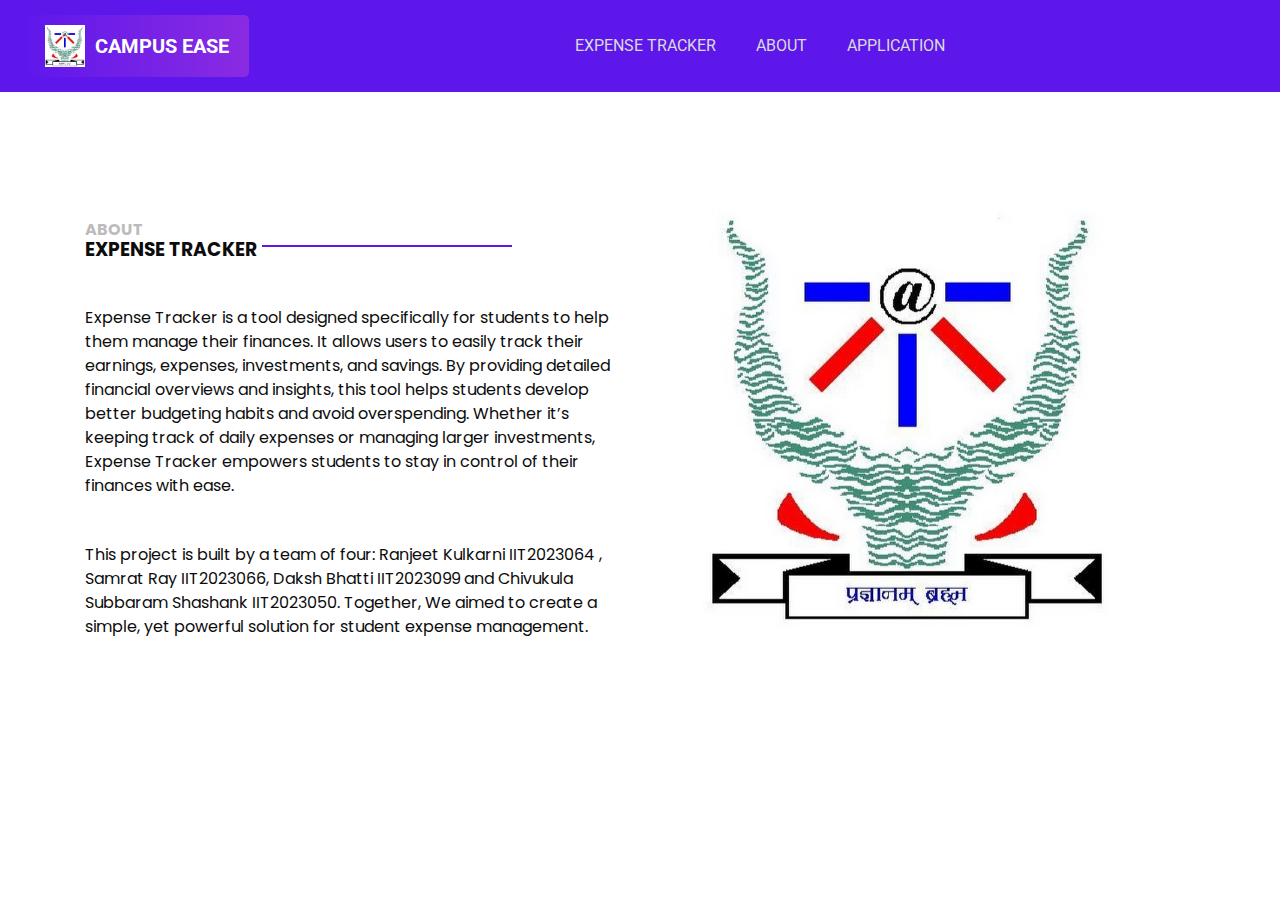
<file: templates/about.html>
<!DOCTYPE html>
<html>

<head>
  <meta charset="utf-8" />
  <meta http-equiv="X-UA-Compatible" content="IE=edge" />
  <meta name="viewport" content="width=device-width, initial-scale=1, shrink-to-fit=no" />
  <meta name="keywords" content="HTML CSS JS Dictionary" />
  <meta name="description" content="Simple English Dictionary using HTML CSS JS and Dictionary API." />
  <meta name="author" content="Ranjeet" />
  <title>Expense Tracker</title>
  <link rel="icon" type="image/x-icon" href="/static/images/logo.png">
  <link rel="stylesheet" type="text/css"
    href="https://cdnjs.cloudflare.com/ajax/libs/OwlCarousel2/2.1.3/assets/owl.carousel.min.css" />
  <link rel="stylesheet" type="text/css" href="/static/css/bootstrap.css" />
  <link href="https://fonts.googleapis.com/css?family=Poppins:400,700|Roboto:400,700&display=swap" rel="stylesheet">
  <link href="/static/css/style.css" rel="stylesheet" />
  <link href="/static/css/responsive.css" rel="stylesheet" />
</head>

<body>
  <div class="hero_area">
    <header class="header_section">
      <div class="container-fluid">
        <nav class="navbar navbar-expand-lg custom_nav-container ">
          <a class="navbar-brand" href="/">
            <img src="/static/images/iiita2.jpeg" alt="">
            <span>
              CAMPUS EASE
            </span>
          </a>
          <button class="navbar-toggler" type="button" data-toggle="collapse" data-target="#navbarSupportedContent"
            aria-controls="navbarSupportedContent" aria-expanded="false" aria-label="Toggle navigation">
            <span class="navbar-toggler-icon"></span>
          </button>
          <div class="collapse navbar-collapse" id="navbarSupportedContent">
            <div class="d-flex mx-auto flex-column flex-lg-row align-items-center">
              <ul class="navbar-nav">
                <li class="nav-item active">
                  <a class="nav-link" href="/tracker">Expense Tracker<span class="sr-only">(current)</span></a>
                </li>
                <li class="nav-item">
                  <a class="nav-link" href="/about">About </a>
                </li>
                <li class="nav-item">
                  <a class="nav-link" href="/Application">Application </a>
                </li>
              </ul>
            </div>
          </div>
        </nav>
      </div>
    </header>
  </div>

  <section class="about_section layout_padding">
    <div class="container">
      <div class="row">
        <div class="col-md-6">
          <div class="detail-box">
            <h6>
              About
            </h6>
            <div class="custom_heading-container">
              <h2>
                Expense Tracker
              </h2>
              <hr>
            </div>
            <p>
              Expense Tracker is a tool designed specifically for students to help them manage their finances. It allows
              users to easily track their earnings, expenses, investments, and savings. By providing detailed financial
              overviews and insights, this tool helps students develop better budgeting habits and avoid overspending.
              Whether it’s keeping track of daily expenses or managing larger investments, Expense Tracker empowers
              students to stay in control of their finances with ease.
            </p>
            <p>
              This project is built by a team of four:  Ranjeet Kulkarni IIT2023064 , Samrat Ray IIT2023066, Daksh Bhatti IIT2023099 and Chivukula Subbaram Shashank IIT2023050. Together,
              We aimed to create a simple, yet powerful solution for student expense management.
            </p>
          </div>
        </div>
        <div class="col-md-6">
          <div class="img-box">
            <img src="/static/images/iiita3.jpg" alt="">
          </div>
        </div>
      </div>
    </div>
  </section>

  <script type="text/javascript" src="/static/js/jquery-3.4.1.min.js"></script>
  <script type="text/javascript" src="/static/js/bootstrap.js"></script>
</body>

</html>
</file>
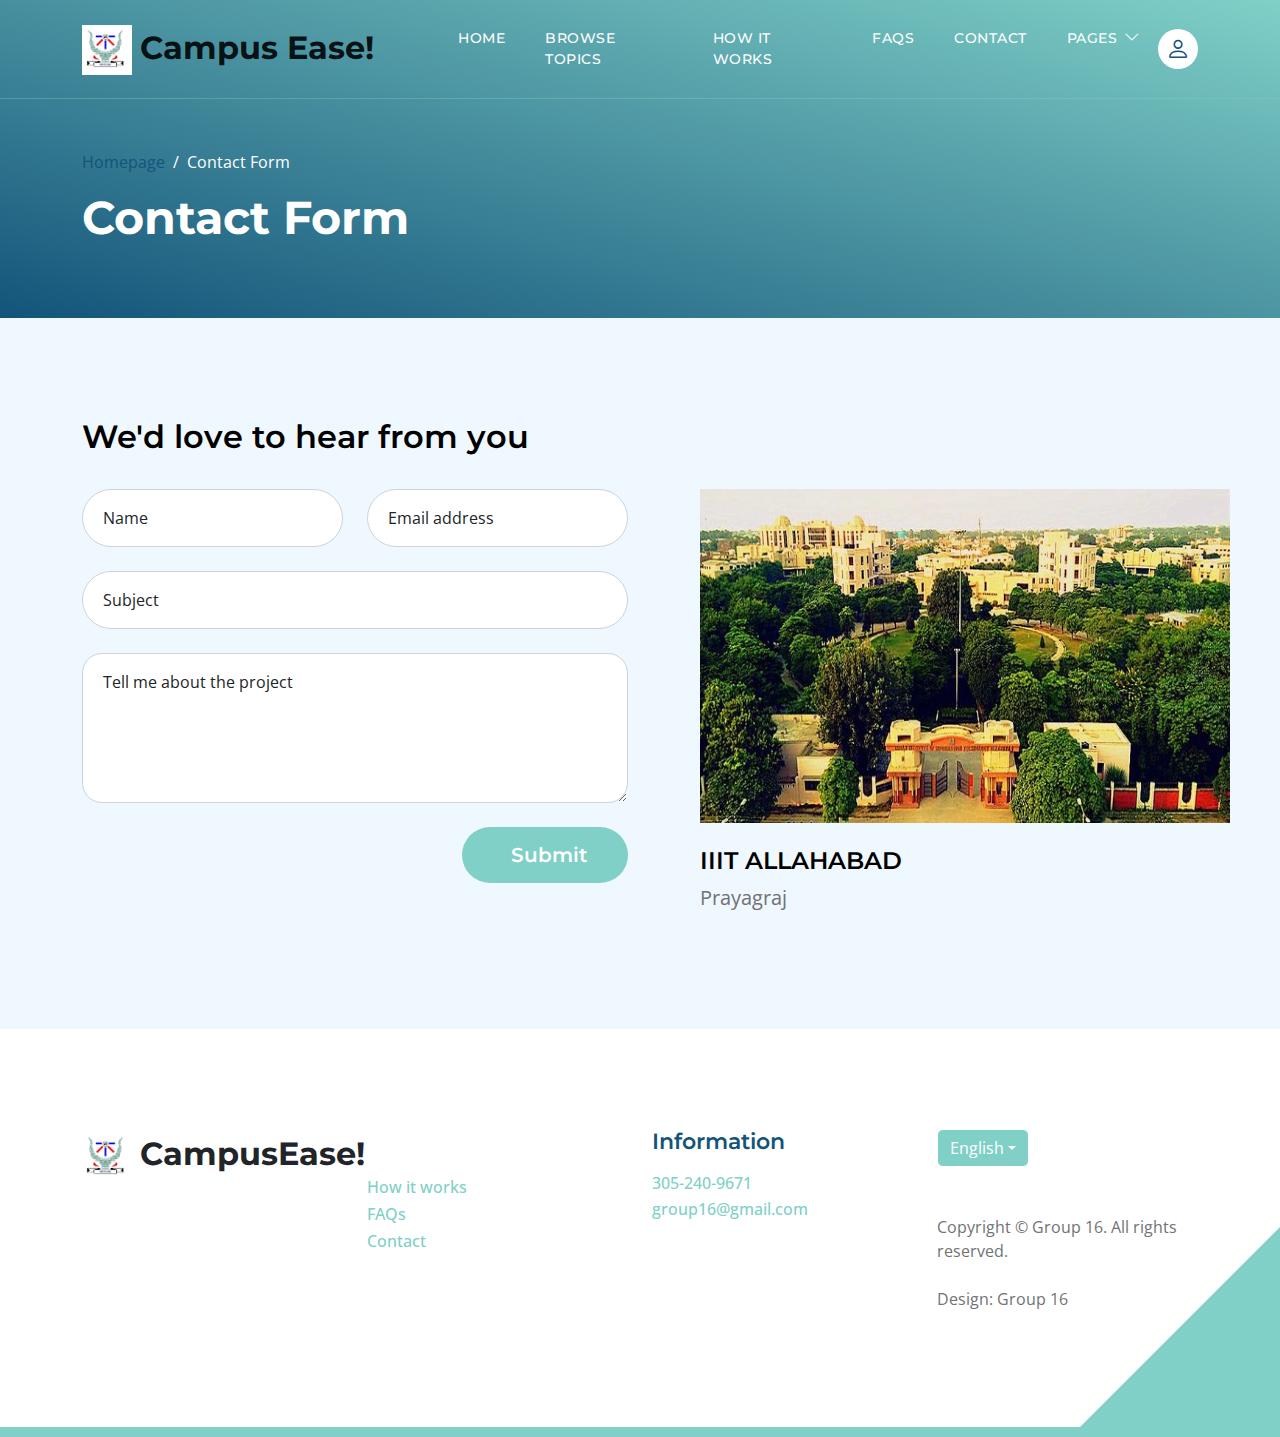
<file: templates/contact.html>
<!doctype html>
<html lang="en">
    <head>
        <meta charset="utf-8">
        <meta name="viewport" content="width=device-width, initial-scale=1">

        <meta name="description" content="">
        <meta name="author" content="">

        <title>Topic Listing Contact Page</title>

        <!-- CSS FILES -->        
        <link rel="preconnect" href="https://fonts.googleapis.com">
        
        <link rel="preconnect" href="https://fonts.gstatic.com" crossorigin>

        <link href="https://fonts.googleapis.com/css2?family=Montserrat:wght@500;600;700&family=Open+Sans&display=swap" rel="stylesheet">
                        
        <link href="../static/css/bootstrap.min.css" rel="stylesheet">

        <link href="../static/css/bootstrap-icons.css" rel="stylesheet">

        <link href="../static/css/templatemo-topic-listing.css" rel="stylesheet">
<!--

TemplateMo 590 topic listing

https://templatemo.com/tm-590-topic-listing

-->
    </head>
    
    <body class="topics-listing-page" id="top">

        <main>

            <nav class="navbar navbar-expand-lg">
                <div class="container">
                    <a class="navbar-brand" href="/">
                        <img src="../static/images/iiitlogo1.jpeg" alt="Description" style="width:50px;height:50px;">
                        <span>Campus Ease!</span>
                    </a>

                    <div class="d-lg-none ms-auto me-4">
                        <a href="#top" class="navbar-icon bi-person smoothscroll"></a>
                    </div>
    
                    <button class="navbar-toggler" type="button" data-bs-toggle="collapse" data-bs-target="#navbarNav" aria-controls="navbarNav" aria-expanded="false" aria-label="Toggle navigation">
                        <span class="navbar-toggler-icon"></span>
                    </button>
    
                    <div class="collapse navbar-collapse" id="navbarNav">
                        <ul class="navbar-nav ms-lg-5 me-lg-auto">
                            <li class="nav-item">
                                <a class="nav-link click-scroll" href="/#section_1">Home</a>
                            </li>

                            <li class="nav-item">
                                <a class="nav-link click-scroll" href="/#section_2">Browse Topics</a>
                            </li>
    
                            <li class="nav-item">
                                <a class="nav-link click-scroll" href="/#section_3">How it works</a>
                            </li>

                            <li class="nav-item">
                                <a class="nav-link click-scroll" href="/#section_4">FAQs</a>
                            </li>
    
                            <li class="nav-item">
                                <a class="nav-link click-scroll" href="/#section_5">Contact</a>
                            </li>

                            <li class="nav-item dropdown">
                                <a class="nav-link dropdown-toggle" href="#section_5" id="navbarLightDropdownMenuLink" role="button" data-bs-toggle="dropdown" aria-expanded="false">Pages</a>

                                <ul class="dropdown-menu dropdown-menu-light" aria-labelledby="navbarLightDropdownMenuLink">
                                    <li><a class="dropdown-item" href="/topics-listing">Topics Listing</a></li>

                                    <li><a class="dropdown-item active" href="/contact">Contact Form</a></li>
                                </ul>
                            </li>
                        </ul>

                        <div class="d-none d-lg-block">
                            <a href="#top" class="navbar-icon bi-person smoothscroll"></a>
                        </div>
                    </div>
                </div>
            </nav>


            <header class="site-header d-flex flex-column justify-content-center align-items-center">
                <div class="container">
                    <div class="row align-items-center">

                        <div class="col-lg-5 col-12">
                            <nav aria-label="breadcrumb">
                                <ol class="breadcrumb">
                                    <li class="breadcrumb-item"><a href="/">Homepage</a></li>

                                    <li class="breadcrumb-item active" aria-current="page">Contact Form</li>
                                </ol>
                            </nav>

                            <h2 class="text-white">Contact Form</h2>
                        </div>

                    </div>
                </div>
            </header>


            <section class="section-padding section-bg">
                <div class="container">
                    <div class="row">

                        <div class="col-lg-12 col-12">
                            <h3 class="mb-4 pb-2">We'd love to hear from you</h3>
                        </div>

                        <div class="col-lg-6 col-12">
                            <form action="#" method="post" class="custom-form contact-form" role="form">
                                <div class="row">
                                    <div class="col-lg-6 col-md-6 col-12">
                                        <div class="form-floating">
                                            <input type="text" name="name" id="name" class="form-control" placeholder="Name" required="">
                                            
                                            <label for="floatingInput">Name</label>
                                        </div>
                                    </div>

                                    <div class="col-lg-6 col-md-6 col-12"> 
                                        <div class="form-floating">
                                            <input type="email" name="email" id="email" pattern="[^ @]*@[^ @]*" class="form-control" placeholder="Email address" required="">
                                            
                                            <label for="floatingInput">Email address</label>
                                        </div>
                                    </div>

                                    <div class="col-lg-12 col-12">
                                        <div class="form-floating">
                                            <input type="text" name="subject" id="name" class="form-control" placeholder="Name" required="">
                                            
                                            <label for="floatingInput">Subject</label>
                                        </div>

                                        <div class="form-floating">
                                            <textarea class="form-control" id="message" name="message" placeholder="Tell me about the project"></textarea>
                                            
                                            <label for="floatingTextarea">Tell me about the project</label>
                                        </div>
                                    </div>

                                    <div class="col-lg-4 col-12 ms-auto">
                                        <button type="submit" class="form-control">Submit</button>
                                    </div>

                                </div>
                            </form>
                        </div>

                        <div class="col-lg-5 col-12 mx-auto mt-5 mt-lg-0">
                            
                            <img src="../static/images/project/iita1.jpg" alt="Description" style="width:530px;height:334px;">
                            <h5 class="mt-4 mb-2">IIIT ALLAHABAD</h5>

                            <p>Prayagraj</p>
                        </div>

                    </div>
                </div>
            </section>
        </main>

        <footer class="site-footer section-padding">
            <div class="container">
                <div class="row">

                    <div class="col-lg-3 col-12 mb-4 pb-2">
                        <a class="navbar-brand mb-2" href="/">
                            <img src="../static/images/iiitlogo1.jpeg" alt="Description" style="width:50px;height:50px;">
                            <span>CampusEase!</span>
                        </a>
                    </div>

                    <div class="col-lg-3 col-md-4 col-6">
                        <h6 class="site-footer-title mb-3"></h6>

                        <ul class="site-footer-links">
                            <li class="site-footer-link-item">
                                <a href="#" class="site-footer-link"></a>
                            </li>

                            <li class="site-footer-link-item">
                                <a href="#" class="site-footer-link">How it works</a>
                            </li>

                            <li class="site-footer-link-item">
                                <a href="#" class="site-footer-link">FAQs</a>
                            </li>

                            <li class="site-footer-link-item">
                                <a href="#" class="site-footer-link">Contact</a>
                            </li>
                        </ul>
                    </div>

                    <div class="col-lg-3 col-md-4 col-6 mb-4 mb-lg-0">
                        <h6 class="site-footer-title mb-3">Information</h6>

                        <p class="text-white d-flex mb-1">
                            <a href="tel: 305-240-9671" class="site-footer-link">
                                305-240-9671
                            </a>
                        </p>

                        <p class="text-white d-flex">
                            <a href="mailto:info@company.com" class="site-footer-link">
                                group16@gmail.com
                            </a>
                        </p>
                    </div>

                    <div class="col-lg-3 col-md-4 col-12 mt-4 mt-lg-0 ms-auto">
                        <div class="dropdown">
                            <button class="btn btn-secondary dropdown-toggle" type="button" data-bs-toggle="dropdown" aria-expanded="false">
                            English</button>

                            <ul class="dropdown-menu">
                                <li><button class="dropdown-item" type="button">Thai</button></li>

                                <li><button class="dropdown-item" type="button">Myanmar</button></li>

                                <li><button class="dropdown-item" type="button">Arabic</button></li>
                            </ul>
                        </div>

                        <p class="copyright-text mt-lg-5 mt-4">Copyright © Group 16. All rights reserved.
                        <br><br>Design: <a rel="nofollow" href="https://templatemo.com" target="_blank"></a>Group 16</p>
                        
                    </div>

                </div>
            </div>
        </footer>

        <!-- JAVASCRIPT FILES -->
        <script src="../static/js/jquery.min.js"></script>
        <script src="../static/js/bootstrap.bundle.min.js"></script>
        <script src="../static/js/jquery.sticky.js"></script>
        <script src="../static/js/custom.js"></script>

    </body>
</html>
</file>
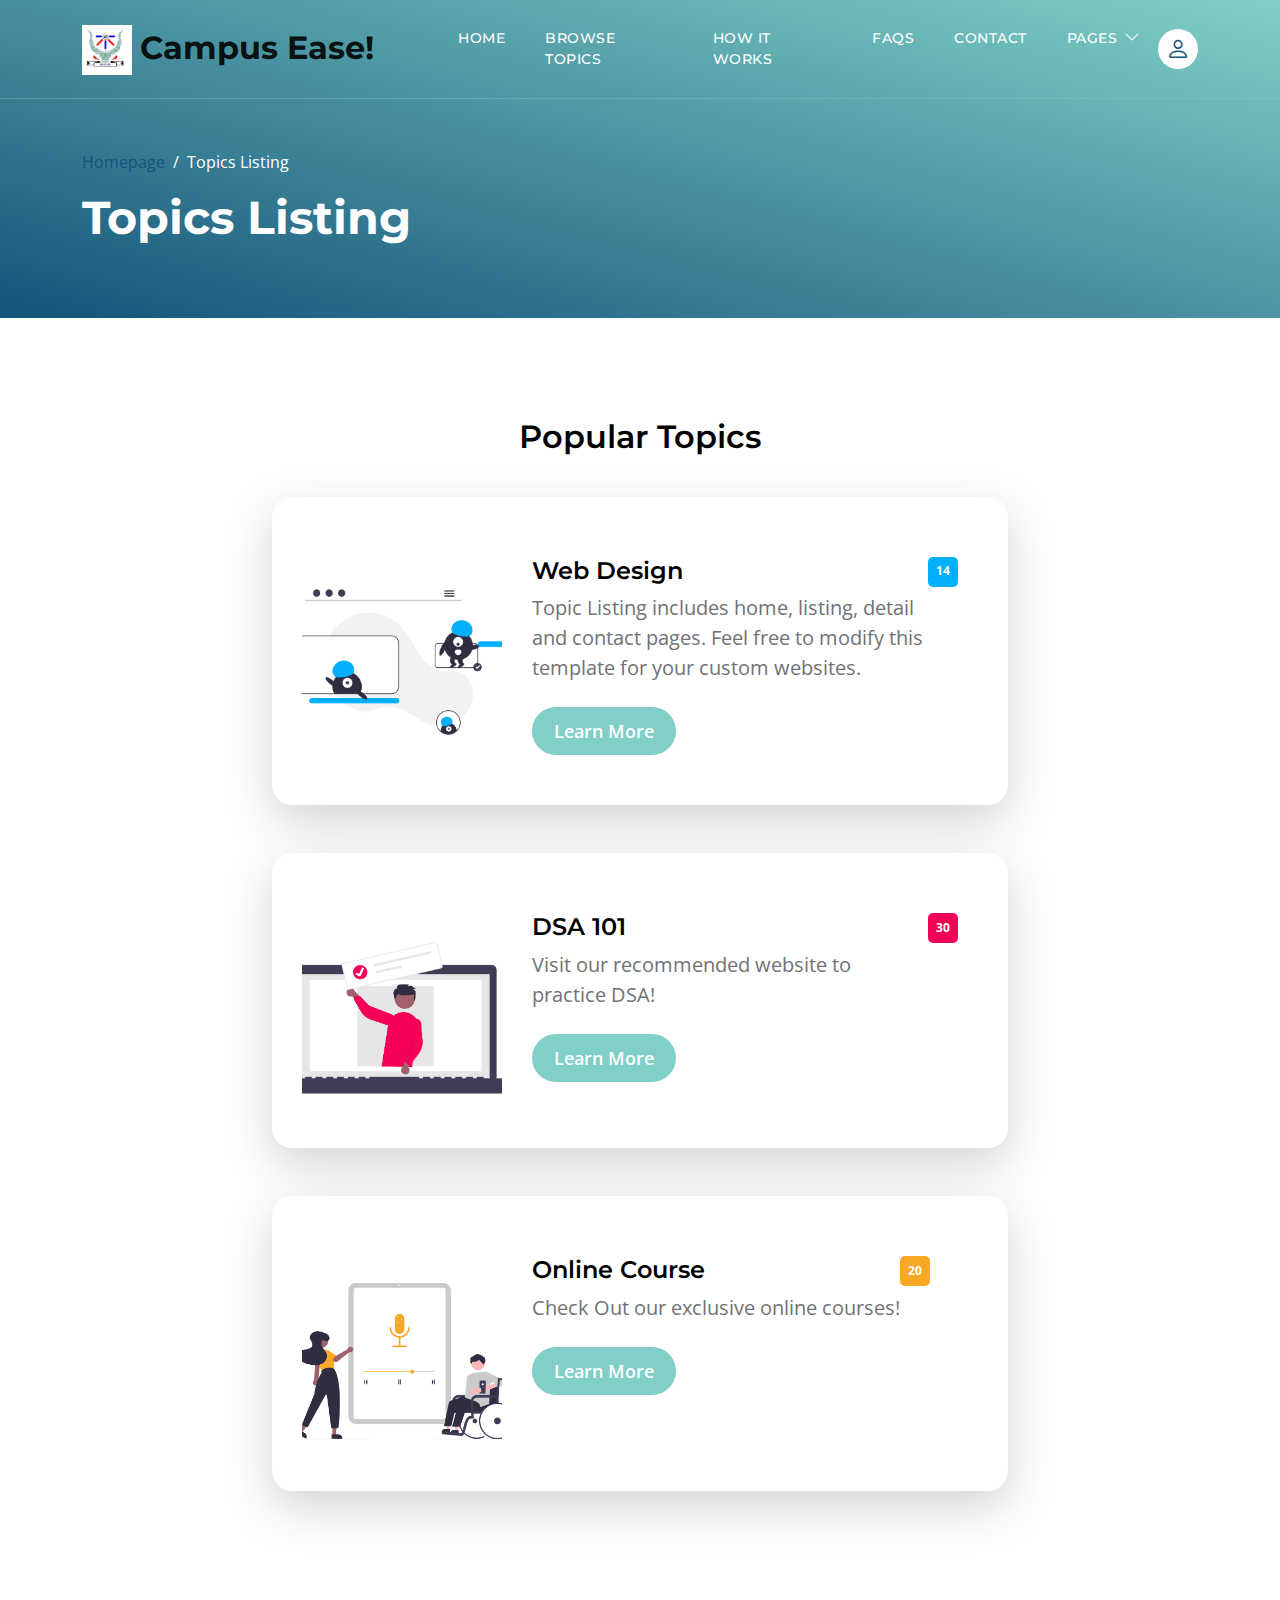
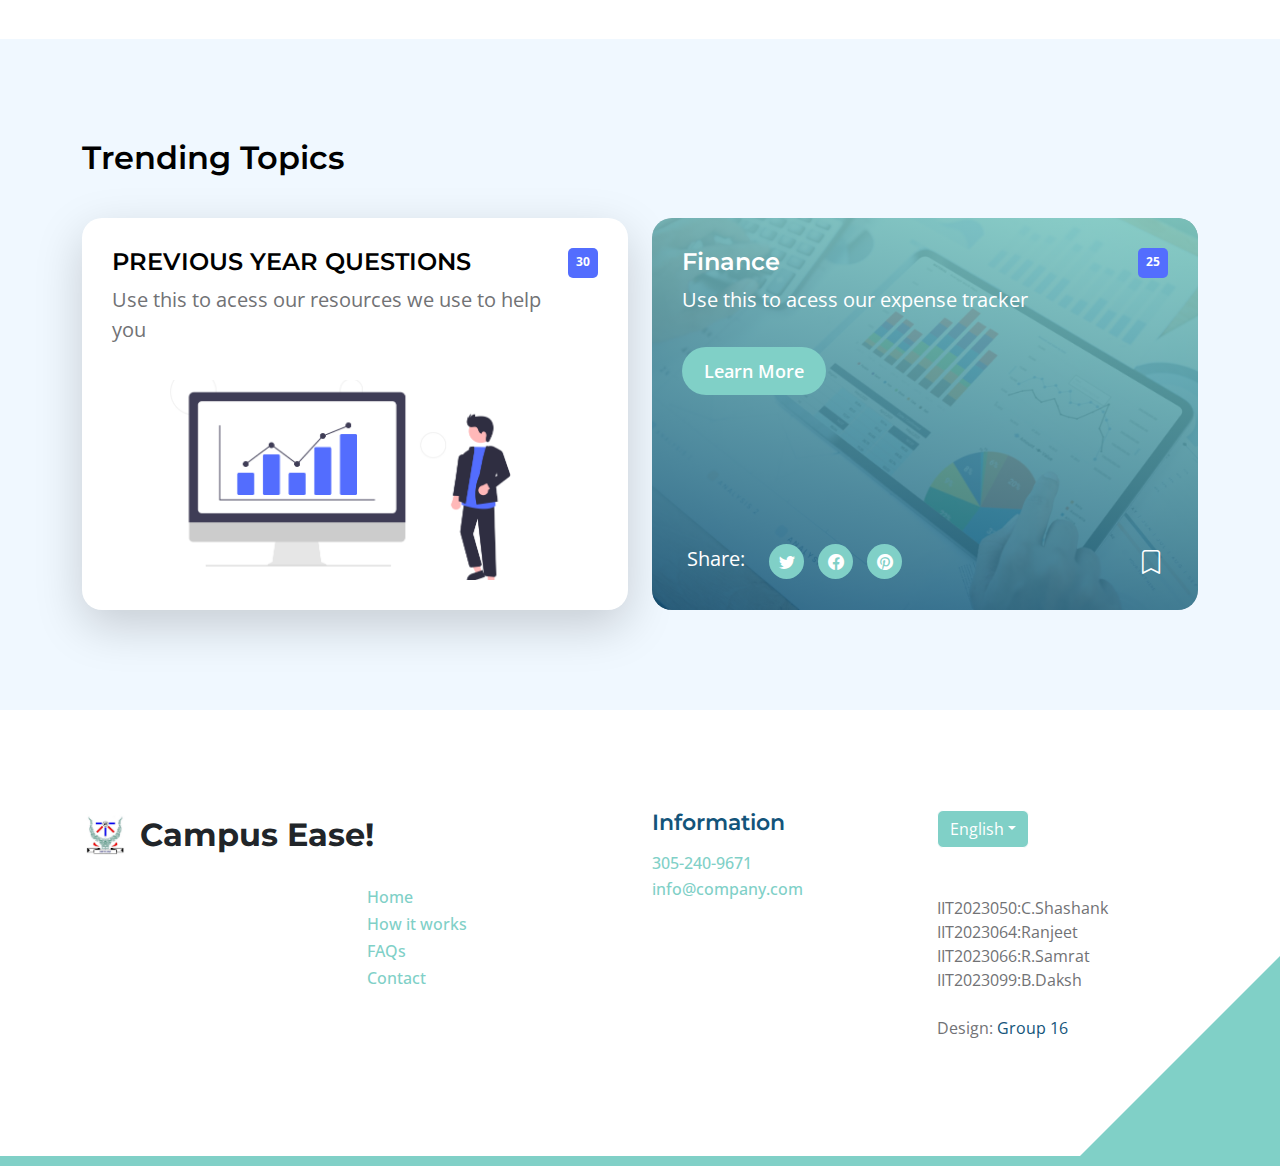
<file: templates/topics-listing.html>
<!doctype html>
<html lang="en">
    <head>
        <meta charset="utf-8">
        <meta name="viewport" content="width=device-width, initial-scale=1">

        <meta name="description" content="">
        <meta name="author" content="">

        <title>Topic Listing Page</title>

        <!-- CSS FILES -->        
        <link rel="preconnect" href="https://fonts.googleapis.com">
        
        <link rel="preconnect" href="https://fonts.gstatic.com" crossorigin>

        <link href="https://fonts.googleapis.com/css2?family=Montserrat:wght@500;600;700&family=Open+Sans&display=swap" rel="stylesheet">
                        
        <link href="/static/css/bootstrap.min.css" rel="stylesheet">

        <link href="/static/css/bootstrap-icons.css" rel="stylesheet">

        <link href="/static/css/templatemo-topic-listing.css" rel="stylesheet">
<!--

TemplateMo 590 topic listing

https://templatemo.com/tm-590-topic-listing

-->
    </head>
    
    <body class="topics-listing-page" id="top">

        <main>

            <nav class="navbar navbar-expand-lg">
                <div class="container">
                    <a class="navbar-brand" href="/">
                        <img src="../static/images/iiitlogo1.jpeg" alt="Description" style="width:50px;height:50px;">
                        <span>Campus Ease!</span>
                    </a>

                    <div class="d-lg-none ms-auto me-4">
                        <a href="#top" class="navbar-icon bi-person smoothscroll"></a>
                    </div>
    
                    <button class="navbar-toggler" type="button" data-bs-toggle="collapse" data-bs-target="#navbarNav" aria-controls="navbarNav" aria-expanded="false" aria-label="Toggle navigation">
                        <span class="navbar-toggler-icon"></span>
                    </button>
    
                    <div class="collapse navbar-collapse" id="navbarNav">
                        <ul class="navbar-nav ms-lg-5 me-lg-auto">
                            <li class="nav-item">
                                <a class="nav-link click-scroll" href="/#section_1">Home</a>
                            </li>

                            <li class="nav-item">
                                <a class="nav-link click-scroll" href="/#section_2">Browse Topics</a>
                            </li>
    
                            <li class="nav-item">
                                <a class="nav-link click-scroll" href="/#section_3">How it works</a>   
                                <!-- to do -->
                            </li>

                            <li class="nav-item">
                                <a class="nav-link click-scroll" href="/#section_4">FAQs</a>
                                <!-- to do -->
                            </li>
    
                            <li class="nav-item">
                                <a class="nav-link click-scroll" href="/contact">Contact</a>
                            </li>

                            <li class="nav-item dropdown">
                                <a class="nav-link dropdown-toggle" href="#section_5" id="navbarLightDropdownMenuLink" role="button" data-bs-toggle="dropdown" aria-expanded="false">Pages</a>

                                <ul class="dropdown-menu dropdown-menu-light" aria-labelledby="navbarLightDropdownMenuLink">
                                    <li><a class="dropdown-item active" href="/topic-listing">Topics Listing</a></li>

                                    <li><a class="dropdown-item" href="/contact">Contact Form</a></li>
                                </ul>
                            </li>
                        </ul>

                        <div class="d-none d-lg-block">
                            <a href="#top" class="navbar-icon bi-person smoothscroll"></a>
                        </div>
                    </div>
                </div>
            </nav>


            <header class="site-header d-flex flex-column justify-content-center align-items-center">
                <div class="container">
                    <div class="row align-items-center">

                        <div class="col-lg-5 col-12">
                            <nav aria-label="breadcrumb">
                                <ol class="breadcrumb">
                                    <li class="breadcrumb-item"><a href="/">Homepage</a></li>

                                    <li class="breadcrumb-item active" aria-current="page">Topics Listing</li>
                                </ol>
                            </nav>

                            <h2 class="text-white">Topics Listing</h2>
                        </div>

                    </div>
                </div>
            </header>


            <section class="section-padding">
                <div class="container">
                    <div class="row">

                        <div class="col-lg-12 col-12 text-center">
                            <h3 class="mb-4">Popular Topics</h3>
                        </div>

                        <div class="col-lg-8 col-12 mt-3 mx-auto">
                            <div class="custom-block custom-block-topics-listing bg-white shadow-lg mb-5">
                                <div class="d-flex">
                                    <img src="../static/images/topics/undraw_Remote_design_team_re_urdx.png" class="custom-block-image img-fluid" alt="">

                                    <div class="custom-block-topics-listing-info d-flex">
                                        <div>
                                            <h5 class="mb-2">Web Design</h5>

                                            <p class="mb-0">Topic Listing includes home, listing, detail and contact pages. Feel free to modify this template for your custom websites.</p>

                                            <a href="/topics-detail" class="btn custom-btn mt-3 mt-lg-4">Learn More</a>
                                        </div>

                                        <span class="badge bg-design rounded-pill ms-auto">14</span>
                                    </div>
                                </div>
                            </div>

                            <div class="custom-block custom-block-topics-listing bg-white shadow-lg mb-5">
                                <div class="d-flex">
                                    <img src="../static/images/topics/undraw_online_ad_re_ol62.png" class="custom-block-image img-fluid" alt="">

                                    <div class="custom-block-topics-listing-info d-flex">
                                        <div>
                                            <h5 class="mb-2">DSA 101</h5>
                                            <p class="mb-0">Visit our recommended website to practice DSA!</p>

                                            <a href="https://takeuforward.org/strivers-a2z-dsa-course/strivers-a2z-dsa-course-sheet-2" class="btn custom-btn mt-3 mt-lg-4">Learn More</a>
                                        </div>

                                        <span class="badge bg-advertising rounded-pill ms-auto">30</span>
                                    </div>
                                </div>
                            </div>

                            <div class="custom-block custom-block-topics-listing bg-white shadow-lg mb-5">
                                <div class="d-flex">
                                    <img src="../static/images/topics/undraw_Podcast_audience_re_4i5q.png" class="custom-block-image img-fluid" alt="">

                                    <div class="custom-block-topics-listing-info d-flex">
                                        <div>
                                            <h5 class="mb-2">Online Course</h5>

                                            <p class="mb-0">Check Out our exclusive online courses!</p>

                                            <a href="https://www.udemy.com/course/web-dev-master/?couponCode=ST20MT111124A" class="btn custom-btn mt-3 mt-lg-4">Learn More</a>
                                        </div>

                                        <span class="badge bg-music rounded-pill ms-auto">20</span>
                                    </div>
                                </div>
                            </div>
                        </div>

                        <div class="col-lg-12 col-12">
                            <nav aria-label="Page navigation example">
                                <!-- <ul class="pagination justify-content-center mb-0">
                                    <li class="page-item">
                                        <a class="page-link" href="#" aria-label="Previous">
                                            <span aria-hidden="true">Prev</span>
                                        </a>
                                    </li>

                                    <li class="page-item active" aria-current="page">
                                        <a class="page-link" href="#">1</a>
                                    </li>
                                    
                                    <li class="page-item">
                                        <a class="page-link" href="#">2</a>
                                    </li>
                                    
                                    <li class="page-item">
                                        <a class="page-link" href="#">3</a>
                                    </li>

                                    <li class="page-item">
                                        <a class="page-link" href="#">4</a>
                                    </li>

                                    <li class="page-item">
                                        <a class="page-link" href="#">5</a>
                                    </li>
                                    
                                    <li class="page-item">
                                        <a class="page-link" href="#" aria-label="Next">
                                            <span aria-hidden="true">Next</span>
                                        </a>
                                    </li>
                                </ul> -->
                            </nav>
                        </div>

                    </div>
                </div>
            </section>


            <section class="section-padding section-bg">
                <div class="container">
                    <div class="row">

                        <div class="col-lg-12 col-12">
                            <h3 class="mb-4">Trending Topics</h3>
                        </div>

                        <div class="col-lg-6 col-md-6 col-12 mt-3 mb-4 mb-lg-0">
                            <div class="custom-block bg-white shadow-lg">
                                <a href="https://courses.iiita.ac.in/">
                                    <div class="d-flex">
                                        <div>
                                            <h5 class="mb-2">PREVIOUS YEAR QUESTIONS</h5>

                                            <p class="mb-0">Use this to acess our resources we use to help you</p>
                                        </div>

                                        <span class="badge bg-finance rounded-pill ms-auto">30</span>
                                    </div>

                                    <img src="../static/images/topics/undraw_Finance_re_gnv2.png" class="custom-block-image img-fluid" alt="">
                                </a>
                            </div>
                        </div>

                        <div class="col-lg-6 col-md-6 col-12 mt-lg-3">
                            <div class="custom-block custom-block-overlay">
                                <div class="d-flex flex-column h-100">
                                    <img src="../static/images/businesswoman-using-tablet-analysis.jpg" class="custom-block-image img-fluid" alt="">

                                    <div class="custom-block-overlay-text d-flex">
                                        <div>
                                            <h5 class="text-white mb-2">Finance</h5>

                                            <p class="text-white">Use this to acess our expense tracker</p>

                                            <a href="/Application" class="btn custom-btn mt-2 mt-lg-3">Learn More</a>
                                        </div>

                                        <span class="badge bg-finance rounded-pill ms-auto">25</span>
                                    </div>

                                    <div class="social-share d-flex">
                                        <p class="text-white me-4">Share:</p>

                                        <ul class="social-icon">
                                            <li class="social-icon-item">
                                                <a href="#" class="social-icon-link bi-twitter"></a>
                                            </li>

                                            <li class="social-icon-item">
                                                <a href="#" class="social-icon-link bi-facebook"></a>
                                            </li>

                                            <li class="social-icon-item">
                                                <a href="#" class="social-icon-link bi-pinterest"></a>
                                            </li>
                                        </ul>

                                        <a href="#" class="custom-icon bi-bookmark ms-auto"></a>
                                    </div>

                                    <div class="section-overlay"></div>
                                </div>
                            </div>
                        </div>

                    </div>
                </div>
            </section>
        </main>

		<footer class="site-footer section-padding">
            <div class="container">
                <div class="row">

                    <div class="col-lg-3 col-12 mb-4 pb-2">
                        <a class="navbar-brand mb-2" href="/">
                            <img src="../static/images/iiitlogo1.jpeg" alt="Description" style="width:50px;height:50px;">
                        <span>Campus Ease!</span>
                        </a>
                    </div>

                    <div class="col-lg-3 col-md-4 col-6">
                        </br>
                        </br>
                        </br>

                        <ul class="site-footer-links">
                            <li class="site-footer-link-item">
                                <a href="#" class="site-footer-link">Home</a>
                            </li>

                            <li class="site-footer-link-item">
                                <a href="#" class="site-footer-link">How it works</a>
                            </li>

                            <li class="site-footer-link-item">
                                <a href="#" class="site-footer-link">FAQs</a>
                            </li>

                            <li class="site-footer-link-item">
                                <a href="#" class="site-footer-link">Contact</a>
                            </li>
                        </ul>
                    </div>

                    <div class="col-lg-3 col-md-4 col-6 mb-4 mb-lg-0">
                        <h6 class="site-footer-title mb-3">Information</h6>

                        <p class="text-white d-flex mb-1">
                            <a href="tel: 305-240-9671" class="site-footer-link">
                                305-240-9671
                            </a>
                        </p>

                        <p class="text-white d-flex">
                            <a href="mailto:info@company.com" class="site-footer-link">
                                info@company.com
                            </a>
                        </p>
                    </div>

                    <div class="col-lg-3 col-md-4 col-12 mt-4 mt-lg-0 ms-auto">
                        <div class="dropdown">
                            <button class="btn btn-secondary dropdown-toggle" type="button" data-bs-toggle="dropdown" aria-expanded="false">
                            English</button>

                            <ul class="dropdown-menu">
                                <li><button class="dropdown-item" type="button">Thai</button></li>

                                <li><button class="dropdown-item" type="button">Myanmar</button></li>

                                <li><button class="dropdown-item" type="button">Arabic</button></li>
                            </ul>
                        </div>

                        <p class="copyright-text mt-lg-5 mt-4">IIT2023050:C.Shashank
                            IIT2023064:Ranjeet
                            IIT2023066:R.Samrat
                            IIT2023099:B.Daksh
                        <br><br>Design: <a rel="nofollow" href="https://templatemo.com" target="_blank">Group 16</a></p>
                        
                    </div>

                </div>
            </div>
        </footer>

        <!-- JAVASCRIPT FILES -->
        <script src="../static/js/jquery.min.js"></script>
        <script src="../static/js/bootstrap.bundle.min.js"></script>
        <script src="../static/js/jquery.sticky.js"></script>
        <script src="../static/js/custom.js"></script>

    </body>
</html>
</file>
<file: static/css/style.css>
body {
  font-family: "Roboto", sans-serif;
  color: #0c0c0c;
  background-color: #ffffff;
}


:root {
  --main-color: #13168d;
  --secondary-color: #393a57;
  --ternary-color: #486ba6;
  --box-shadow: 0 1px 3px rgba(0, 0, 0, 0.12), 0 1px 2px rgba(0, 0, 0, 0.24);
  --background-color: #e5e6ed;
  --background-secondary-color: #fff;
  --border-color: #80717f;
  --border-secondary-color: #bcc0cb;
  --plus-color: #2ecc71;
  --minus-color: #c0392b;
}


.header {
  display: flex;
  align-items: center;
  justify-content: space-around;
}

.header img {
  width: 4.5rem;
  width: 4.5rem;
  opacity: 0.5;
}

.balance-container {
  display: flex;
  flex-direction: column;
}

.container1 {
  width: 70vw;
}

h1 {
  font-size: 1.25rem;
}

h2 {
  font-size: 1.17rem;
}

.balance {
  letter-spacing: 1px;
  margin: 0;
  font-size: 2rem;
}

h3 {
  border-bottom: 1px solid var(--border-color);
  padding-bottom: 10px;
  margin: 40px 0 10px;
}

h2,
h4 {
  margin: 0;
  text-transform: uppercase;
}

.inc-exp-container {
  background-color: var(--background-secondary-color);
  box-shadow: var(--box-shadow);
  padding: 20px;
  display: flex;
  justify-content: space-between;
  margin: 20px 0;
  border-radius: 5px;
}

.inc-exp-container > div {
  flex: 1;
  text-align: center;
}

.inc-exp-container > div:first-of-type {
  border-right: 1px solid var(--border-secondary-color);
}

.money {
  font-size: 20px;
  letter-spacing: 1px;
  margin: 5px 0;
}

.money.plus {
  color: var(--plus-color);
}

.money.minus {
  color: var(--minus-color);
}

label {
  display: inline-block;
  margin: 10px 0;
}

input[type="text"],
input[type="number"] {
  border: 1px solid var(--border-secondary-color);
  border-radius: 5px;
  display: block;
  font-size: 16px;
  padding: 10px;
  width: 100%;
}

.btn {
  cursor: pointer;
  background-color: var(--main-color);
  box-shadow: var(--box-shadow);
  color: var(--background-secondary-color);
  border: 0;
  display: block;
  font-size: 1rem; /* Using rem for better scalability */
  margin: 10px 0 30px;
  padding: 10px;
  width: 100%;
  border-radius: 5px;
  transition: background-color 0.3s ease; /* Added transition */
}

.btn:hover {
  background-color: #0b0b72; /* Darker shade of the main color */
}


.list {
  list-style-type: none;
  padding: 0;
  margin-bottom: 40px;
}

.list li {
  background-color: var(--background-secondary-color);
  box-shadow: var(--box-shadow);
  color: var(--ternary-color);
  display: flex;
  justify-content: space-between;
  position: relative;
  padding: 10px;
  margin: 10px 0;
  border-top-left-radius: 5px;
  border-bottom-left-radius: 5px;
}

.list li.plus {
  border-left: 5px solid var(--plus-color);
}

.list li.minus {
  border-left: 5px solid var(--minus-color);
}

.delete-btn {
  cursor: pointer;
  background-color: var(--minus-color);
  color: var(--background-secondary-color);
  box-shadow: var(--box-shadow);
  border: 0;
  font-size: 22px;
  line-height: 22px;
  padding: 10px;
  margin: 10px 0;
  position: absolute;
  top: 50%;
  right: 0;
  transform: translate(100%, -73%);
  opacity: 0;
  transition: opacity 0.3s ease;
}

.btn:focus,
.delete-btn:focus {
  outline: 0;
}

.list li:hover .delete-btn {
  opacity: 1;
}

.notification-container {
  background-color: var(--minus-color);
  color: var(--background-secondary-color);
  border-radius: 5px 5px 0 0;
  padding: 15px 20px;
  position: fixed;
  bottom: 0;
  opacity: 0;
  transition: opacity 0.3s ease;
}

.notification-container.show {
  opacity: 1;
}

.notification-container p {
  margin: 0;
}


.layout_padding {
  padding: 75px 0;
}

.layout_padding2 {
  padding: 45px 0;
}

.layout_padding2-top {
  padding-top: 45px;
}

.layout_padding2-bottom {
  padding-bottom: 45px;
}

.layout_padding-top {
  padding-top: 75px;
}
#weight-condition{
  color: #0000ff;
}
.layout_padding-bottom {
  padding-bottom: 75px;
}

.custom_heading-container {
  display: -webkit-box;
  display: -ms-flexbox;
  display: flex;
  -webkit-box-align: center;
      -ms-flex-align: center;
          align-items: center;
}

.custom_heading-container h2 {
  text-transform: uppercase;
  font-weight: bold;
}

.custom_heading-container hr {
  width: 250px;
  border: none;
  height: 1.5px;
  background-color: #5e17eb;
  margin: 0 5px 0.5rem 5px;
}

/*header section*/
.hero_area {
  position: relative;
}

.sub_page .hero_area {
  height: auto;
}

.hero_area.sub_pages {
  height: auto;
}

.header_section {
  background-color: #5e17eb;
  padding: 10px 0;
}

.header_section .container-fluid {
  padding-right: 25px;
  padding-left: 25px;
}

.header_section .nav_container {
  margin: 0 auto;
}

.header_section .quote_btn-container a {
  color: #ffffff;
}

.header_section .quote_btn-container a img {
  margin-right: 10px;
}

.header_section .quote_btn-container a span {
  margin: 0 10px 0 20px;
}

.custom_nav-container.navbar-expand-lg .navbar-nav .nav-link {
  padding: 10px 20px;
  color: #dbdada;
  text-align: center;
  text-transform: uppercase;
}

.custom_nav-container.navbar-expand-lg .navbar-nav .nav-link:hover {
  color: #ffffff;
}

a,
a:hover,
a:focus {
  text-decoration: none;
}

a:hover,
a:focus {
  color: initial;
}

.btn,
.btn:focus {
  outline: none !important;
  -webkit-box-shadow: none;
          box-shadow: none;
}

.navbar-brand,
.navbar-brand:hover {
  text-transform: uppercase;
  font-weight: bold;
  font-size: 24px;
}

.custom_nav-container .nav_search-btn {
  background-image: url(../images/search-icon.png);
  background-size: 22px;
  background-repeat: no-repeat;
  background-position-y: 7px;
  width: 35px;
  height: 35px;
  padding: 0;
  border: none;
}

.navbar-brand {
  display: -webkit-box;
  display: -ms-flexbox;
  display: flex;
  -webkit-box-align: center;
      -ms-flex-align: center;
          align-items: center;
}

.navbar-brand img {
  width: 40px;
  margin-right: 5px;
}

.navbar-brand span {
  font-size: 20px;
  font-weight: 700;
  color: #ffffff;
  margin-left: 5px;
}
.navbar-brand {
  background: linear-gradient(90deg, #5e17eb, #8A2BE2); /* Purple gradient */
  padding: 10px 20px;
  border-radius: 5px;
}


.custom_nav-container {
  z-index: 99999;
  padding: 5px 0;
}

.custom_nav-container .navbar-toggler {
  outline: none;
}

.custom_nav-container .navbar-toggler .navbar-toggler-icon {
  background-image: url(../images/menu.png);
  background-size: 40px;
}

.slider_section .slider-container {
  display: -webkit-box;
  display: -ms-flexbox;
  display: flex;
  -webkit-box-align: center;
      -ms-flex-align: center;
          align-items: center;
  padding-left: 10%;
}

.slider_section .detail-box {
  width: 45%;
  z-index: 4;
  color: #ffffff;
}

.slider_section .detail-box h1 {
  text-transform: uppercase;
  font-weight: bold;
  font-size: 3rem;
}

.slider_section .detail-box p {
  width: 75%;
  margin-top: 15px;
}

.slider_section .detail-box .slider-link {
  display: inline-block;
  padding: 10px 35px;
  border: 1px solid #ffffff;
  background-color: transparent;
  color: #ffffff;
  border-radius: 25px;
  margin-top: 35px;
}

.slider_section .detail-box .slider-link:hover {
  background-color: #ffffff;
  color: black;
}

.slider_section .img-box {
  width: 73%;
  margin-left: -17%;
  position: relative;
  z-index: 2;
}

.slider_section .img-box img {
  width: 100%;
}

.slider_section .slider_bg-container {
  position: absolute;
  width: 100%;
  height: 100%;
  background: linear-gradient(135deg, #111112, #14091e); /* Deep purple to blue-violet */
  z-index: 3;
  -webkit-clip-path: polygon(0 0, 60% 0, 37% 100%, 0% 100%);
          clip-path: polygon(0 0, 60% 0, 37% 100%, 0% 100%);
}


.slider_section .carousel-control-prev,
.slider_section .carousel-control-next {
  left: 47.6%;
  width: 50px;
  height: 50px;
  z-index: 9;
  background-size: 9px;
  background-repeat: no-repeat;
  background-position: center;
  opacity: 1;
  border-radius: 100%;
}

.slider_section .carousel-control-prev {
  background-image: url(../images/prev.png);
  background-color: #ffffff;
  top: 50%;
  -webkit-transform: translate(-50%, 0);
          transform: translate(-50%, 0);
}

.slider_section .carousel-control-next {
  background-image: url(../images/next.png);
  background-color: #2e02fe;
  top: calc(50% - 30px);
  -webkit-transform: translate(0, -50%);
          transform: translate(0, -50%);
}

.about_section {
  font-family: "Poppins", sans-serif;
}

.about_section .row {
  -webkit-box-align: center;
      -ms-flex-align: center;
          align-items: center;
}

.about_section a {
  display: inline-block;
  padding: 8px 25px;
  background-color: #000000;
  border: 1px solid #000000;
  color: #ffffff;
  border-radius: 25px;
  margin-top: 45px;
}

.about_section a:hover {
  background-color: transparent;
  color: #000000;
}

.about_section p {
  margin-top: 45px;
}

.about_section .img-box img {
  width: 100%;
}

.about_section h6 {
  text-transform: uppercase;
  color: #bdbbbb;
  font-weight: bold;
  margin: 0;
}

.service_section {
  position: relative;
  font-family: "Poppins", sans-serif;
}

.service_section h2,
.service_section p {
  color: rgb(0, 0, 0);
}

.service_section hr {
  background-color: #ffffff;
}

.service_section .service_container {
  display: -webkit-box;
  display: -ms-flexbox;
  display: flex;
  -webkit-box-pack: justify;
      -ms-flex-pack: justify;
          justify-content: space-between;
}

.service_section .box {
  width: 175px;
  text-align: center;
  margin: 30px 0;
  font-family: "Roboto", sans-serif;
}

.service_section .box .img-2 {
  display: none;
}

.service_section .box .img-box {
  width: 175px;
  height: 175px;
  display: -webkit-box;
  display: -ms-flexbox;
  display: flex;
  -webkit-box-pack: center;
      -ms-flex-pack: center;
          justify-content: center;
  -webkit-box-align: center;
      -ms-flex-align: center;
          align-items: center;
  background-color: #000000;
}

.service_section .box .name {
  margin-top: 15px;
}

.service_section .box .name h6 {
  text-transform: uppercase;
  color: #000000;
  font-weight: bold;
}

.service_section .box:hover .img-1 {
  display: none;
}

.service_section .box:hover .img-2 {
  display: inline-block;
}

.service_section::before {
  content: "";
  position: absolute;
  width: 100%;
  height: 100%;
  top: 0;
  left: 0;
  background-image: url('https://wallpapercave.com/wp/wp5098796.jpg');
  z-index: -1;
}

.service_section .read-btn {
  display: -webkit-box;
  display: -ms-flexbox;
  display: flex;
  -webkit-box-pack: center;
      -ms-flex-pack: center;
          justify-content: center;
}

.service_section .read-btn a {
  display: inline-block;
  padding: 8px 25px;
  background-color: #000000;
  border: 1px solid #000000;
  color: #ffffff;
  border-radius: 25px;
}

.service_section .read-btn a:hover {
  background-color: transparent;
  color: #000000;
}




.subscribe_section {
  background-color: #5e17eb;
}

.subscribe_section .row {
  -webkit-box-align: center;
      -ms-flex-align: center;
          align-items: center;
}

.subscribe_section h2,
.subscribe_section button {
  font-family: "Poppins", sans-serif;
}

.subscribe_section h2 {
  color: #ffffff;
  text-transform: uppercase;
}

.subscribe_section h2 span {
  text-transform: none;
  font-weight: bold;
}

.subscribe_section form {
  display: -webkit-box;
  display: -ms-flexbox;
  display: flex;
}

.subscribe_section form input {
  border: none;
  min-width: 100%;
  height: 55px;
  background-color: #ffffff;
  padding: 0 20px;
  border-radius: 50px;
  outline: none;
}

.subscribe_section form button {
  border: none;
  padding: 0 60px;
  height: 40px;
  border-radius: 35px;
  color: #ffffff;
  background-color: #4719a2;
  -webkit-transform: translate(-104%, 7.5px);
          transform: translate(-104%, 7.5px);
  text-align: center;
  text-transform: uppercase;
}

.subscribe_section form button:hover {
  background-color: #0000ff;
}


.contact_section .contact_form-container input {
  border: none;
  outline: none;
  border-bottom: 1px solid #000;
  width: 90%;
  margin: 15px 0;
  background-color: transparent;
}

.contact_section .contact_form-container input::-webkit-input-placeholder {
  color: #595959;
  font-size: 14px;
}

.contact_section .contact_form-container input:-ms-input-placeholder {
  color: #595959;
  font-size: 14px;
}

.contact_section .contact_form-container input::-ms-input-placeholder {
  color: #595959;
  font-size: 14px;
}

.contact_section .contact_form-container input::placeholder {
  color: #595959;
  font-size: 14px;
}

.contact_section .contact_form-container input.message_input {
  margin-top: 80px;
}

.contact_section .contact_form-container button {
  border: none;
  background-color: #0e35f6;
  color: #fff;
  font-size: 15px;
  padding: 15px 55px;
  border-radius: 30px;
  text-transform: uppercase;
}

.contact_section .contact_form-container button:hover {
  background-color: #082de2;
}

.contact_section .map-box #map {
  width: 100%;
  height: 100%;
}

.contact_items {
  margin: 0 auto;
  display: -webkit-box;
  display: -ms-flexbox;
  display: flex;
  -webkit-box-pack: justify;
      -ms-flex-pack: justify;
          justify-content: space-between;
}

.contact_items .item {
  width: 250px;
  display: -webkit-box;
  display: -ms-flexbox;
  display: flex;
  -webkit-box-align: center;
      -ms-flex-align: center;
          align-items: center;
  text-align: center;
}

.contact_items .item .img-box {
  width: 60px;
  height: 60px;
  border-radius: 100%;
  background-repeat: no-repeat;
  background-position: center;
}

.contact_items .item .detail-box {
  color: #5e5e5e;
}

.contact_items .item .detail-box p {
  margin: 0;
}

.contact_items {
  position: relative;
}

.contact_items a {
  position: relative;
}

.contact_items .item .img-box.box-1 {
  background-image: url(../images/location.png);
}

.contact_items .item .img-box.box-2 {
  background-image: url(../images/telephone.png);
}

.contact_items .item .img-box.box-3 {
  background-image: url(../images/envelope.png);
}

.info_section {
  text-align: center;
  font-family: "Poppins", sans-serif;
  background-color: #5e17eb;
  color: #ffffff;
}

.info_section .info_social {
  display: -webkit-box;
  display: -ms-flexbox;
  display: flex;
  -webkit-box-pack: center;
      -ms-flex-pack: center;
          justify-content: center;
  margin: 0 auto 20px auto;
}

.info_section .info_social img {
  width: 40px;
  margin-left: 8px;
}

.info_section p {
  margin: 35px 0 0 0;
}

.footer_section {
  background-color: #ffffff;
  padding: 20px;
  font-weight: 500;
}

.footer_section p {
  color: #292929;
  margin: 0;
  text-align: center;
}

.footer_section a {
  color: #292929;
}
</file>
<file: static/css/responsive.css>
@media (max-width: 1200px) {
  .container {
    max-width: 1170px;
  }

  .custom_nav-container.navbar-expand-lg .navbar-nav .nav-link {
    padding: 10px 20px; /* Reduced padding for better space on smaller screens */
  }
}

@media (max-width: 1120px) {
  .quote_btn-container a {
    display: none;
  }
}

@media (max-width: 992px) {
  .slider_section .slider-container {
    flex-direction: column;
    padding: 20px; /* Added padding for consistency */
  }

  .slider_section .detail-box {
    width: 100%;
    text-align: center;
    padding: 50px 15px; /* Reduced padding for a cleaner look */
    background: linear-gradient(135deg, #a454fd, #2b05df);
  }

  .slider_section .img-box {
    width: 100%;
    margin: 0 auto; /* Center the image box */
  }

  .slider_section .carousel-control-prev,
  .slider_section .carousel-control-next {
    top: initial;
    bottom: 10px; /* Adjusted control positioning */
    left: 45%; /* Centered the controls */
    transform: translateX(-50%);
  }

  .service_section .service_container {
    flex-wrap: wrap;
    justify-content: center;
  }

  .service_section .box {
    margin: 20px;
  }

  .portfolio_section {
    padding-top: 60px; /* Reduced padding for smaller screens */
  }

  .contact_items {
    flex-wrap: wrap;
    justify-content: center;
  }

  .contact_items .item {
    margin: 20px;
  }
}

@media (max-width: 768px) {
  .client_section .client_container {
    width: 100%;
  }

  .client_section .client_container .box {
    margin: 15px 10px; /* Reduced margin for smaller screens */
  }

  .client_section .carousel-control-prev,
  .client_section .carousel-control-next {
    display: none; /* Hides carousel controls for smaller screens */
  }

  .subscribe_section form {
    margin-top: 20px;
    flex-direction: column; /* Stacked input and button for better mobile view */
    align-items: center;
  }

  .contact_section .contact_form-container button {
    margin-bottom: 30px;
  }

  .contact_section .contact_form-container input {
    width: 100%;
    margin-bottom: 15px; /* Added space between input fields */
  }
}

@media (max-width: 576px) {
  .slider_section .carousel-control-prev,
  .slider_section .carousel-control-next {
    left: 42%;
  }

  .custom_heading-container hr {
    display: none; /* Remove horizontal rule for small screens */
  }
}

@media (max-width: 480px) {
  .slider_section .carousel-control-prev,
  .slider_section .carousel-control-next {
    left: 39%; /* Adjusted for small screens */
  }

  .subscribe_section form {
    align-items: center;
    flex-direction: column;
  }

  .subscribe_section form button {
    margin-top: 10px;
  }

  .slider_section .detail-box h1 {
    font-size: 2.5rem; /* Font size adjustment for smaller screens */
  }

  .slider_section .detail-box p {
    font-size: 1.2rem; /* Ensure readability on small screens */
    margin: 0 10px; /* Reduce padding for smaller devices */
  }
}

@media (max-width: 360px) {
  .slider_section .carousel-control-prev,
  .slider_section .carousel-control-next {
    left: 36%;
  }
}

/* @media (max-width: 1120px) {

  .quote_btn-container a {
    display: none;
  }
}

@media (max-width: 992px) {


  .slider_section .slider-container {
    flex-direction: column;
    padding: 0;
  }

  .slider_section .detail-box {
    width: 100%;
    text-align: center;
    padding: 75px 15px;
    background: linear-gradient(135deg, #a454fd, #2b05df);
    position: relative;
  }

  .slider_section .img-box {
    width: 100%;
    margin: 0;
  }

  .slider_section .slider_bg-container {
    display: none;
  }

  .slider_section .detail-box p {
    width: 90%;
    margin-left: auto;
    margin-right: auto;
  }

  .slider_section .carousel-control-prev,
  .slider_section .carousel-control-next {
    top: initial;
    bottom: 0;
    left: 44.6%;
  }

  .slider_section .carousel-control-prev {
    transform: translate(0, 50%);
  }

  .slider_section .carousel-control-next {
    transform: translate(115%, 50%);
  }

  .service_section .service_container {
    flex-wrap: wrap;
    justify-content: center;
  }

  .service_section .box {
    margin: 25px;
  }

  .service_section .box .name h6 {
    color: #ffffff;
  }

  .service_section::before {
    height: 100%;
  }

  .portfolio_section {
    padding-top: 75px;
  }

  .contact_items {
    flex-wrap: wrap;
    justify-content: center;
  }

  .contact_items .item {
    margin: 20px;
  }
}

@media (max-width: 768px) {
  .client_section .client_container {
    width: 100%;
  }

  .client_section .client_container .box {
    margin: 20px 15px;
  }

  .client_section .carousel-control-prev,
  .client_section .carousel-control-next {
    display: none;
  }

  .subscribe_section form {
    margin-top: 25px;
  }

  .contact_section .contact_form-container button {
    margin-bottom: 45px;
  }

  .contact_section .contact_form-container input {
    width: 100%;
  }
}

@media (max-width: 576px) {

  .slider_section .carousel-control-prev,
  .slider_section .carousel-control-next {

    left: 41.6%;
  }

  .custom_heading-container hr {
    display: none;
  }
}

@media (max-width: 480px) {

  .slider_section .carousel-control-prev,
  .slider_section .carousel-control-next {
    left: 39%;
  }

  .subscribe_section form {
    flex-direction: column;
    align-items: center;
  }

  .subscribe_section form button {
    transform: none;
    margin-top: 15px;
  }

  .slider_section .detail-box h1 {
    font-size: 2.5rem;
  }
}

@media (max-width: 420px) {}

@media (max-width: 360px) {

  .slider_section .carousel-control-prev,
  .slider_section .carousel-control-next {
    left: 36%;
  }
}

@media (min-width: 1200px) {
  .container {
    max-width: 1170px;
  }

  .custom_nav-container.navbar-expand-lg .navbar-nav .nav-link {
    padding: 10px 30px;
  } */
</file>
<file: static/css/templatemo-topic-listing.css>
/*

TemplateMo 590 topic listing

https://templatemo.com/tm-590-topic-listing

*/

/*---------------------------------------
  CUSTOM PROPERTIES ( VARIABLES )             
-----------------------------------------*/
:root {
  --white-color:                  #ffffff;
  --primary-color:                #13547a;
  --secondary-color:              #80d0c7;
  --section-bg-color:             #f0f8ff;
  --custom-btn-bg-color:          #80d0c7;
  --custom-btn-bg-hover-color:    #13547a;
  --dark-color:                   #000000;
  --p-color:                      #717275;
  --border-color:                 #7fffd4;
  --link-hover-color:             #13547a;

  --body-font-family:             'Open Sans', sans-serif;
  --title-font-family:            'Montserrat', sans-serif;

  --h1-font-size:                 58px;
  --h2-font-size:                 46px;
  --h3-font-size:                 32px;
  --h4-font-size:                 28px;
  --h5-font-size:                 24px;
  --h6-font-size:                 22px;
  --p-font-size:                  20px;
  --menu-font-size:               14px;
  --btn-font-size:                18px;
  --copyright-font-size:          16px;

  --border-radius-large:          100px;
  --border-radius-medium:         20px;
  --border-radius-small:          10px;

  --font-weight-normal:           400;
  --font-weight-medium:           500;
  --font-weight-semibold:         600;
  --font-weight-bold:             700;
}

body {
  background-color: var(--white-color);
  font-family: var(--body-font-family); 
}


/*---------------------------------------
  TYPOGRAPHY               
-----------------------------------------*/

h2,
h3,
h4,
h5,
h6 {
  color: var(--dark-color);
}

h1,
h2,
h3,
h4,
h5,
h6 {
  font-family: var(--title-font-family); 
  font-weight: var(--font-weight-semibold);
}

h1 {
  font-size: var(--h1-font-size);
  font-weight: var(--font-weight-bold);
}

h2 {
  font-size: var(--h2-font-size);
  font-weight: var(--font-weight-bold);
}

h3 {
  font-size: var(--h3-font-size);
}

h4 {
  font-size: var(--h4-font-size);
}

h5 {
  font-size: var(--h5-font-size);
}

h6 {
  color: var(--primary-color);
  font-size: var(--h6-font-size);
}

p {
  color: var(--p-color);
  font-size: var(--p-font-size);
  font-weight: var(--font-weight-normal);
}

ul li {
  color: var(--p-color);
  font-size: var(--p-font-size);
  font-weight: var(--font-weight-normal);
}

a, 
button {
  touch-action: manipulation;
  transition: all 0.3s;
}

a {
  display: inline-block;
  color: var(--primary-color);
  text-decoration: none;
}

a:hover {
  color: var(--link-hover-color);
}

b,
strong {
  font-weight: var(--font-weight-bold);
}


/*---------------------------------------
  SECTION               
-----------------------------------------*/
.section-padding {
  padding-top: 100px;
  padding-bottom: 100px;
}

.section-bg {
  background-color: var(--section-bg-color);
}

.section-overlay {
  background-image: linear-gradient(15deg, #13547a 0%, #80d0c7 100%);
  position: absolute;
  top: 0;
  left: 0;
  pointer-events: none;
  width: 100%;
  height: 100%;
  opacity: 0.85;
}

.section-overlay + .container {
  position: relative;
}

.tab-content {
  background-color: var(--white-color);
  border-radius: var(--border-radius-medium);
}

.nav-tabs {
  border-bottom: 1px solid #ecf3f2;
  margin-bottom: 40px;
  justify-content: center;
}

.nav-tabs .nav-link {
  border-radius: 0;
  border-top: 0;
  border-right: 0;
  border-left: 0;
  color: var(--p-color);
  font-family: var(--title-font-family);
  font-size: var(--btn-font-size);
  font-weight: var(--font-weight-medium);
  padding: 15px 25px;
  transition: all 0.3s;
}

.nav-tabs .nav-link:first-child {
  margin-right: 20px;
}

.nav-tabs .nav-item.show .nav-link, 
.nav-tabs .nav-link.active,
.nav-tabs .nav-link:focus, 
.nav-tabs .nav-link:hover {
  border-bottom-color: var(--primary-color);
  color: var(--primary-color);
}


/*---------------------------------------
  CUSTOM ICON COLOR               
-----------------------------------------*/
.custom-icon {
  color: var(--secondary-color);
}


/*---------------------------------------
  CUSTOM BUTTON               
-----------------------------------------*/
.custom-btn {
  background: var(--custom-btn-bg-color);
  border: 2px solid transparent;
  border-radius: var(--border-radius-large);
  color: var(--white-color);
  font-size: var(--btn-font-size);
  font-weight: var(--font-weight-semibold);
  line-height: normal;
  transition: all 0.3s;
  padding: 10px 20px;
}

.custom-btn:hover {
  background: var(--custom-btn-bg-hover-color);
  color: var(--white-color);
}

.custom-border-btn {
  background: transparent;
  border: 2px solid var(--custom-btn-bg-color);
  color: var(--custom-btn-bg-color);
}

.custom-border-btn:hover {
  background: var(--custom-btn-bg-color);
  border-color: transparent;
  color: var(--white-color);
}

.custom-btn-bg-white {
  border-color: var(--white-color);
  color: var(--white-color);
}


/*---------------------------------------
  SITE HEADER              
-----------------------------------------*/
.site-header {
  background-image: linear-gradient(15deg, #13547a 0%, #80d0c7 100%);
  padding-top: 150px;
  padding-bottom: 80px;
}

.site-header .container {
  height: 100%;
}

.breadcrumb-item+.breadcrumb-item::before,
.breadcrumb-item a:hover,
.breadcrumb-item.active {
  color: var(--white-color);
}

.site-header .custom-icon {
  color: var(--white-color);
  font-size: var(--h4-font-size);
}

.site-header .custom-icon:hover {
  color: var(--secondary-color);
}


/*---------------------------------------
  NAVIGATION              
-----------------------------------------*/
.sticky-wrapper {
  position: absolute;
  top: 0;
  right: 0;
  left: 0;
}

.sticky-wrapper.is-sticky .navbar {
  background-color: var(--secondary-color);
}

.navbar {
  background: transparent;
  border-bottom: 1px solid rgba(128, 208, 199, 0.35);
  z-index: 9;
}

.navbar-brand,
.navbar-brand:hover {
  font-size: var(--h3-font-size);
  font-weight: var(--font-weight-bold);
  display: block;
}

.navbar-brand span {
  font-family: var(--title-font-family);
}

.navbar-expand-lg .navbar-nav .nav-link {
  border-radius: var(--border-radius-large);
  margin: 10px;
  padding: 10px;
}

.navbar-nav .nav-link {
  display: inline-block;
  color: var(--white-color);
  font-family: var(--title-font-family); 
  font-size: var(--menu-font-size);
  font-weight: var(--font-weight-medium);
  text-transform: uppercase;
  letter-spacing: 0.5px;
  position: relative;
  padding-top: 15px;
  padding-bottom: 15px;
}

.navbar-nav .nav-link.active, 
.navbar-nav .nav-link:hover {
  color: var(--primary-color);
}

.navbar .dropdown-menu {
  background: var(--white-color);
  box-shadow: 0 1rem 3rem rgba(0,0,0,.175);
  border: 0;
  display: inherit;
  opacity: 0;
  min-width: 9rem;
  margin-top: 20px;
  padding: 13px 0 10px 0;
  transition: all 0.3s;
  pointer-events: none;
}

.navbar .dropdown-menu::before {
  content: "";
  width: 0;
  height: 0;
  border-left: 20px solid transparent;
  border-right: 20px solid transparent;
  border-bottom: 15px solid var(--white-color);
  position: absolute;
  top: -10px;
  left: 10px;
}

.navbar .dropdown-item {
  display: inline-block;
  color: var(--p-bg-color);
  font-family: var(--title-font-family); 
  font-size: var(--menu-font-size);
  font-weight: var(--font-weight-medium);
  text-transform: uppercase;
  letter-spacing: 0.5px;
  position: relative;
}

.navbar .dropdown-item.active, 
.navbar .dropdown-item:active,
.navbar .dropdown-item:focus, 
.navbar .dropdown-item:hover {
  background: transparent;
  color: var(--primary-color);
}

.navbar .dropdown-toggle::after {
  content: "\f282";
  display: inline-block;
  font-family: bootstrap-icons !important;
  font-size: var(--copyright-font-size);
  font-style: normal;
  font-weight: normal !important;
  font-variant: normal;
  text-transform: none;
  line-height: 1;
  vertical-align: -.125em;
  -webkit-font-smoothing: antialiased;
  -moz-osx-font-smoothing: grayscale;
  position: relative;
  left: 2px;
  border: 0;
}

@media screen and (min-width: 992px) {
  .navbar .dropdown:hover .dropdown-menu {
    opacity: 1;
    margin-top: 0;
    pointer-events: auto;
  }
}

.navbar-icon {
  background: var(--white-color);
  border-radius: var(--border-radius-large);
  display: inline-block;
  font-size: var(--h5-font-size);
  width: 40px;
  height: 40px;
  line-height: 40px;
  text-align: center;
  transition: all 0.3s ease;
}

.navbar-icon:hover {
  background: var(--primary-color);
  color: var(--white-color);
}

.navbar-toggler {
  border: 0;
  padding: 0;
  cursor: pointer;
  margin: 0;
  width: 30px;
  height: 35px;
  outline: none;
}

.navbar-toggler:focus {
  outline: none;
  box-shadow: none;
}

.navbar-toggler[aria-expanded="true"] .navbar-toggler-icon {
  background: transparent;
}

.navbar-toggler[aria-expanded="true"] .navbar-toggler-icon:before,
.navbar-toggler[aria-expanded="true"] .navbar-toggler-icon:after {
  transition: top 300ms 50ms ease, -webkit-transform 300ms 350ms ease;
  transition: top 300ms 50ms ease, transform 300ms 350ms ease;
  transition: top 300ms 50ms ease, transform 300ms 350ms ease, -webkit-transform 300ms 350ms ease;
  top: 0;
}

.navbar-toggler[aria-expanded="true"] .navbar-toggler-icon:before {
  transform: rotate(45deg);
}

.navbar-toggler[aria-expanded="true"] .navbar-toggler-icon:after {
  transform: rotate(-45deg);
}

.navbar-toggler .navbar-toggler-icon {
  background: var(--white-color);
  transition: background 10ms 300ms ease;
  display: block;
  width: 30px;
  height: 2px;
  position: relative;
}

.navbar-toggler .navbar-toggler-icon:before,
.navbar-toggler .navbar-toggler-icon:after {
  transition: top 300ms 350ms ease, -webkit-transform 300ms 50ms ease;
  transition: top 300ms 350ms ease, transform 300ms 50ms ease;
  transition: top 300ms 350ms ease, transform 300ms 50ms ease, -webkit-transform 300ms 50ms ease;
  position: absolute;
  right: 0;
  left: 0;
  background: var(--white-color);
  width: 30px;
  height: 2px;
  content: '';
}

.navbar-toggler .navbar-toggler-icon::before {
  top: -8px;
}

.navbar-toggler .navbar-toggler-icon::after {
  top: 8px;
}


/*---------------------------------------
  HERO        
-----------------------------------------*/
.hero-section {
  background-image: linear-gradient(15deg, #13547a 0%, #80d0c7 100%);
  position: relative;
  overflow: hidden;
  padding-top: 150px;
  padding-bottom: 150px;
}

.hero-section .input-group {
  background-color: var(--white-color);
  border-radius: var(--border-radius-large);
  padding: 10px 15px;
}

.hero-section .input-group-text {
  background-color: transparent;
  border: 0;
}

.hero-section input[type="search"] {
  border: 0;
  box-shadow: none;
  margin-bottom: 0;
  padding-left: 0;
}

.hero-section button[type="submit"] {
  background-color: var(--primary-color);
  border: 0;
  border-radius: var(--border-radius-large) !important;
  color: var(--white-color);
  max-width: 150px;
}


/*---------------------------------------
  TOPICS              
-----------------------------------------*/
.featured-section {
  background-color: var(--secondary-color);
  border-radius: 0 0 100px 100px;
  padding-bottom: 100px;
}

.featured-section .row {
  position: relative;
  bottom: 100px;
  margin-bottom: -100px;
}

.custom-block {
  border-radius: var(--border-radius-medium);
  position: relative;
  overflow: hidden;
  padding: 30px;
  transition: all 0.3s ease;
  height: 100%;
}

.custom-block:hover {
  background-color: var(--secondary-color);
  transform: translateY(-3px);
}

.custom-block > a {
  width: 100%;
}

.custom-block-image {
  display: block;
  width: 100%;
  height: 200px;
  object-fit: cover;
  margin-top: 35px;
}

.custom-block .rounded-pill {
  border-radius: 5px !important;
  display: flex;
  justify-content: center;
  text-align: center;
  width: 30px;
  height: 30px;
  line-height: 20px;
}

.custom-block-overlay {
  height: 100%;
  min-height: 350px;
  padding: 0;
}

.custom-block-overlay > a {
  height: 100%;
}

.custom-block-overlay .custom-block-image {
  border-radius: var(--border-radius-medium);
  display: block;
  height: 100%;
  margin-top: 0;
}

.custom-block-overlay-text {
  position: absolute;
  z-index: 2;
  top: 0;
  right: 0;
  left: 0;
  padding: 30px;
}

.social-share {
  position: absolute;
  bottom: 0;
  right: 0;
  left: 0;
  z-index: 2;
  padding: 20px 35px;
}

.social-share .bi-bookmark {
  color: var(--white-color);
  font-size: var(--h5-font-size);
}

.social-share .bi-bookmark:hover {
  color: var(--secondary-color);
}

.bg-design {
  background-color: #00B0FF;
}

.bg-graphic {
  background-color: #00BFA6;
}

.bg-advertising {
  background-color: #F50057;
}

.bg-finance {
  background-color: #536DFE;
}

.bg-music {
  background-color: #F9A826;
}

.bg-education {
  background-color: #00BFA6;
}


/*---------------------------------------
  TOPICS               
-----------------------------------------*/
.topics-detail-block {
  border-radius: var(--border-radius-medium);
  position: relative;
  overflow: hidden;
}

.topics-detail-block-image {
  display: block;
  border-radius: var(--border-radius-medium);
}

blockquote {
  background-color: var(--section-bg-color);
  border-radius: var(--border-radius-small);
  font-family: var(--title-font-family);
  font-size: var(--h4-font-size);
  font-weight: var(--font-weight-bold);
  display: inline-block;
  text-align: center;
  margin: 30px;
  padding: 40px;
}

.topics-listing-page .site-header {
  padding-bottom: 65px;
}

.custom-block-topics-listing-info {
  margin: 30px 20px 20px 30px;
}

.custom-block-topics-listing {
  height: inherit;
}

.custom-block-topics-listing .custom-block-image {
  width: 200px;
}


/*---------------------------------------
  PAGINATION              
-----------------------------------------*/
.pagination {
  margin-top: 40px;
}

.page-link {
  border: 0;
  border-radius: var(--border-radius-small);
  color: var(--p-color);
  font-family: var(--title-font-family);
  margin: 0 5px;
  padding: 10px 20px;
}

.page-link:hover,
.page-item:first-child .page-link:hover,
.page-item:last-child .page-link:hover {
  background-color: var(--secondary-color);
  color: var(--white-color);
}

.page-item:first-child .page-link {
  margin-right: 10px;
}

.page-item:first-child .page-link,
.page-item:last-child .page-link {
  background-color: var(--section-bg-color);
  border-radius: var(--border-radius-small);
}

.active>.page-link, .page-link.active {
  background-color: var(--secondary-color);
  border-color: var(--secondary-color);
}


/*---------------------------------------
  TIMELINE              
-----------------------------------------*/
.timeline-section {
  background-image: url('../images/colleagues-working-cozy-office-medium-shot.jpg');
  background-repeat: no-repeat;
  background-position: center;
  background-size: cover;
  position: relative;
}

.timeline-container .vertical-scrollable-timeline {
  list-style-type: none;
  position: relative;
  padding-left: 0;
}

.timeline-container .vertical-scrollable-timeline .list-progress {
  width: 8px;
  height: 87%;
  background-color: var(--primary-color);
  position: absolute;
  left: 52px;
  top: 0;
  overflow: hidden;
}

.timeline-container .vertical-scrollable-timeline .list-progress .inner {
  position: absolute;
  right: 0;
  bottom: 0;
  height: 100%;
  background-color: var(--secondary-color);
  width: 100%;
}

.timeline-container .vertical-scrollable-timeline li {
  position: relative;
  padding: 20px 0px 65px 145px;
}

.timeline-container .vertical-scrollable-timeline li:last-child {
  padding-bottom: 0;
}

.timeline-container .vertical-scrollable-timeline li p {
  line-height: 40px;
}

.timeline-container .vertical-scrollable-timeline li p:last-child {
  margin-bottom: 0;
}

.timeline-container .vertical-scrollable-timeline li .icon-holder {
  position: absolute;
  left: 0;
  top: 0;
  width: 104px;
  height: 104px;
  display: flex;
  justify-content: center;
  align-items: center;
  background-color: var(--secondary-color);
  border-radius: 50%;
  z-index: 1;
  transition: 0.4s all;
}

.timeline-container .vertical-scrollable-timeline li .icon-holder::before {
  content: "";
  width: 80px;
  height: 80px;
  border: 4px solid #fff;
  position: absolute;
  background-color: var(--secondary-color);
  border-radius: 50%;
  z-index: -1;
  transition: 0.4s all;
}

.timeline-container .vertical-scrollable-timeline li .icon-holder i {
  font-size: 25px;
  color: var(--white-color);
}

.timeline-container .vertical-scrollable-timeline li::before {
  content: "";
  position: absolute;
  height: 100%;
  width: 8px;
  background-color: transparent;
  left: 52px;
  z-index: 0;
}

.timeline-container .vertical-scrollable-timeline li.active .icon-holder {
  background-color: var(--primary-color);
}

.timeline-container .vertical-scrollable-timeline li.active .icon-holder::before {
  background-color: var(--primary-color);
}


/*---------------------------------------
  FAQs              
-----------------------------------------*/
.faq-section .accordion-item {
  border: 0;
}

.faq-section .accordion-button {
  font-size: var(--h6-font-size);
  font-weight: var(--font-weight-semibold);
}

.faq-section .accordion-item:first-of-type .accordion-button {
  border-radius: var(--border-radius-large);
}

.faq-section .accordion-button:not(.collapsed) {
  border-radius: var(--border-radius-large);
  box-shadow: none;
  color: var(--primary-color);
}

.faq-section .accordion-body {
  color: var(--p-color);
  font-size: var(--btn-font-size);
  line-height: 40px;
}

/*---------------------------------------
  NEWSLETTER               
-----------------------------------------*/
.newsletter-image {
  border-radius: var(--border-radius-medium);
}


/*---------------------------------------
  CONTACT               
-----------------------------------------*/
.google-map {
  border-radius: var(--border-radius-medium);
}

.contact-form .form-floating>textarea {
  border-radius: var(--border-radius-medium);
  height: 150px;
}


/*---------------------------------------
  SUBSCRIBE FORM               
-----------------------------------------*/
.subscribe-form-wrap {
  padding: 50px;
}

.subscribe-form {
  width: 95%;
}


/*---------------------------------------
  CUSTOM FORM               
-----------------------------------------*/
.custom-form .form-control {
  border-radius: var(--border-radius-large);
  color: var(--p-color);
  margin-bottom: 24px;
  padding-top: 13px;
  padding-bottom: 13px;
  padding-left: 20px;
  outline: none;
}

.form-floating>label {
  padding-left: 20px;
}

.custom-form button[type="submit"] {
  background: var(--custom-btn-bg-color);
  border: none;
  border-radius: var(--border-radius-large);
  color: var(--white-color);
  font-family: var(--title-font-family);
  font-size: var(--p-font-size);
  font-weight: var(--font-weight-semibold);
  transition: all 0.3s;
  margin-bottom: 0;
}

.custom-form button[type="submit"]:hover,
.custom-form button[type="submit"]:focus {
  background: var(--custom-btn-bg-hover-color);
  border-color: transparent;
}


/*---------------------------------------
  SITE FOOTER              
-----------------------------------------*/
.site-footer {
  border-bottom: 10px solid var(--secondary-color);
  position: relative;
}

.site-footer::after {
  content: "";
  position: absolute;
  bottom: 0;
  right: 0;
  width: 0;
  height: 0;
  border-style: solid;
  border-width: 0 0 200px 200px;
  border-color: transparent transparent var(--secondary-color) transparent;
  pointer-events: none;
}

.site-footer-title {
  color: var(--primary-color); 
}

.site-footer .dropdown-menu {
  padding: 0;
}

.site-footer .dropdown-item {
  color: var(--p-color);
  font-size: var(--menu-font-size);
  font-weight: var(--font-weight-medium);
  padding: 4px 18px;
}

.site-footer .dropdown-item:hover {
  background-color: transparent;
  color: var(--primary-color);
}

.site-footer .dropdown-menu li:first-child .dropdown-item {
  padding-top: 10px;
}

.site-footer .dropdown-menu li:last-child .dropdown-item {
  padding-bottom: 12px;
}

.site-footer .dropdown-toggle {
  background-color: var(--secondary-color);
  border-color: var(--white-color);
}

.site-footer .dropdown-toggle:hover {
  background-color: var(--primary-color);
  border-color: transparent;
}

.site-footer-links {
  padding-left: 0;
}

.site-footer-link-item {
  display: block;
  list-style: none;
  line-height: normal;
}

.site-footer-link {
  color: var(--secondary-color);
  font-size: var(--copyright-font-size);
  font-weight: var(--font-weight-medium);
  line-height: normal;
}

.copyright-text {
  font-size: var(--copyright-font-size);
}


/*---------------------------------------
  SOCIAL ICON               
-----------------------------------------*/
.social-icon {
  margin: 0;
  padding: 0;
}

.social-icon-item {
  list-style: none;
  display: inline-block;
  vertical-align: top;
}

.social-icon-link {
  background: var(--secondary-color);
  border-radius: var(--border-radius-large);
  color: var(--white-color);
  font-size: var(--copyright-font-size);
  display: block;
  margin-right: 10px;
  text-align: center;
  width: 35px;
  height: 35px;
  line-height: 36px;
  transition: background 0.2s, color 0.2s;
}

.social-icon-link:hover {
  background: var(--primary-color);
  color: var(--white-color);
}


/*---------------------------------------
  RESPONSIVE STYLES               
-----------------------------------------*/
@media screen and (max-width: 991px) {
  h1 {
    font-size: 48px;
  }

  h2 {
    font-size: 36px;
  }

  h3 {
    font-size: 32px;
  }

  h4 {
    font-size: 28px;
  }

  h5 {
    font-size: 20px;
  }

  h6 {
    font-size: 18px;
  }

  .section-padding {
    padding-top: 50px;
    padding-bottom: 50px;
  }
  
  .navbar {
    background-color: var(--secondary-color);
  }

  .navbar-nav .dropdown-menu {
    position: relative;
    left: 10px;
    opacity: 1;
    pointer-events: auto;
    max-width: 155px;
    margin-top: 10px;
    margin-bottom: 15px;
  }

  .navbar-expand-lg .navbar-nav {
    padding-bottom: 20px;
  }

  .navbar-expand-lg .navbar-nav .nav-link {
    padding: 0;
  }

  .nav-tabs .nav-link:first-child {
    margin-right: 5px;
  }

  .nav-tabs .nav-link {
    font-size: var(--copyright-font-size);
    padding: 10px;
  }

  .featured-section {
    border-radius: 0 0 80px 80px;
    padding-bottom: 50px;
  }

  .custom-block-topics-listing .custom-block-image {
    width: auto;
  }

  .custom-block-topics-listing > .d-flex,
  .custom-block-topics-listing-info,
  .custom-block-topics-listing a {
    flex-direction: column;
  }

  .timeline-container .vertical-scrollable-timeline .list-progress {
    height: 75%;
  }

  .timeline-container .vertical-scrollable-timeline li {
    padding-left: 135px;
  }

  .subscribe-form-wrap {
    padding-top: 30px;
    padding-bottom: 0;
  }
}

@media screen and (max-width: 480px) {
  h1 {
    font-size: 36px;
  }

  h2 {
    font-size: 28px;
  }

  h3 {
    font-size: 26px;
  }

  h4 {
    font-size: 22px;
  }

  h5 {
    font-size: 20px;
  }
}
</file>
